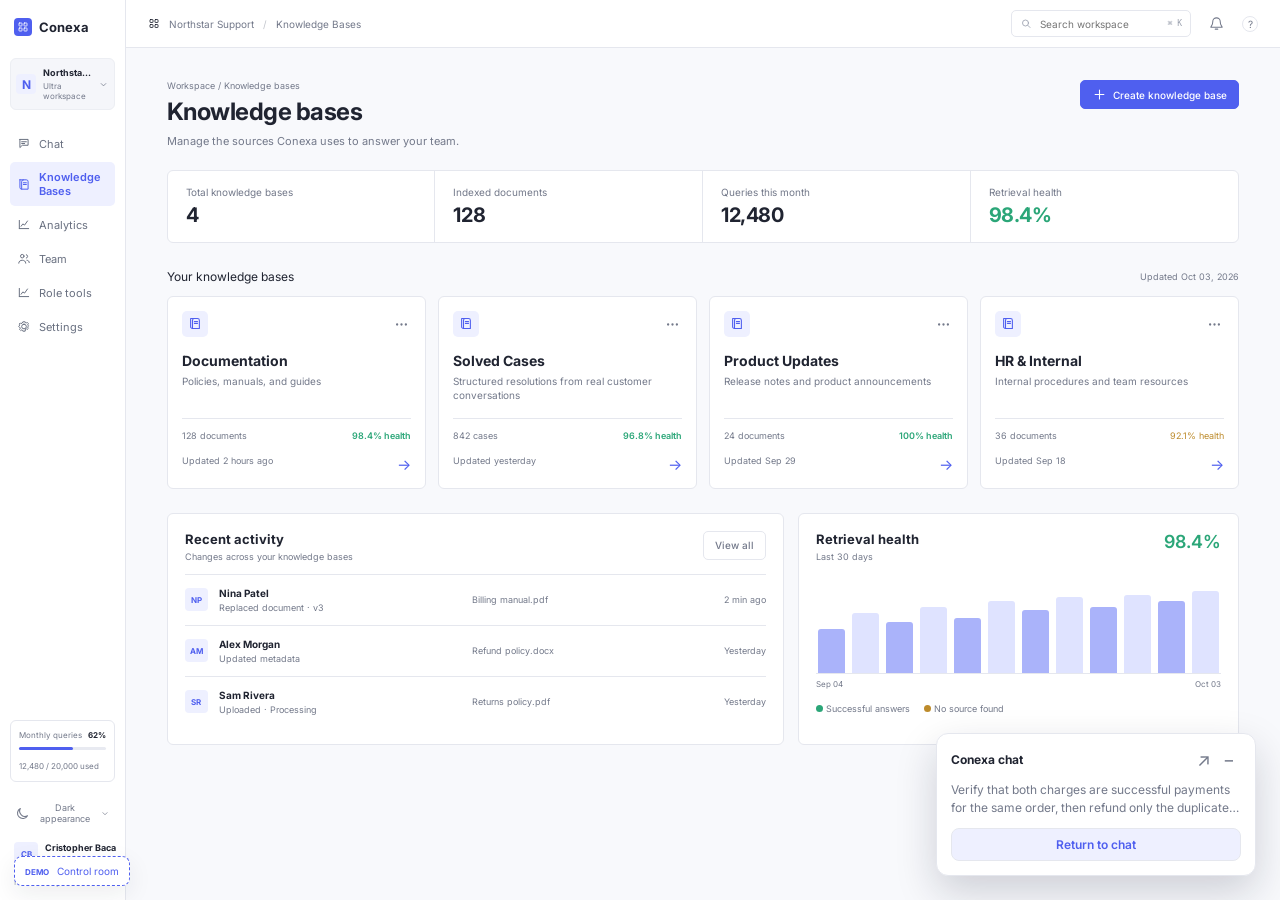
<file: index.html>
﻿<!doctype html>
<html lang="en">
  <head>
    <meta charset="UTF-8" />
    <meta name="viewport" content="width=device-width, initial-scale=1.0" />
    <title>Conexa</title>
    <link rel="preconnect" href="https://fonts.googleapis.com" />
    <link rel="preconnect" href="https://fonts.gstatic.com" crossorigin />
    <link href="https://fonts.googleapis.com/css2?family=Inter:wght@400;500;600;700&display=swap" rel="stylesheet" />
    <link rel="icon" href="./conexa.ico" type="image/x-icon" />
    <link rel="stylesheet" href="./styles.css" />
  </head>
  <body>
    <div id="app"></div>
    <script type="module" src="./js/app.js"></script>
  </body>
</html>
</file>
<file: styles.css>
@import url("./styles/base.css");
@import url("./styles/theme.css");
@import url("./styles/responsive.css");
@import url("./styles/chat.css");
@import url("./styles/theme-components.css");
</file>
